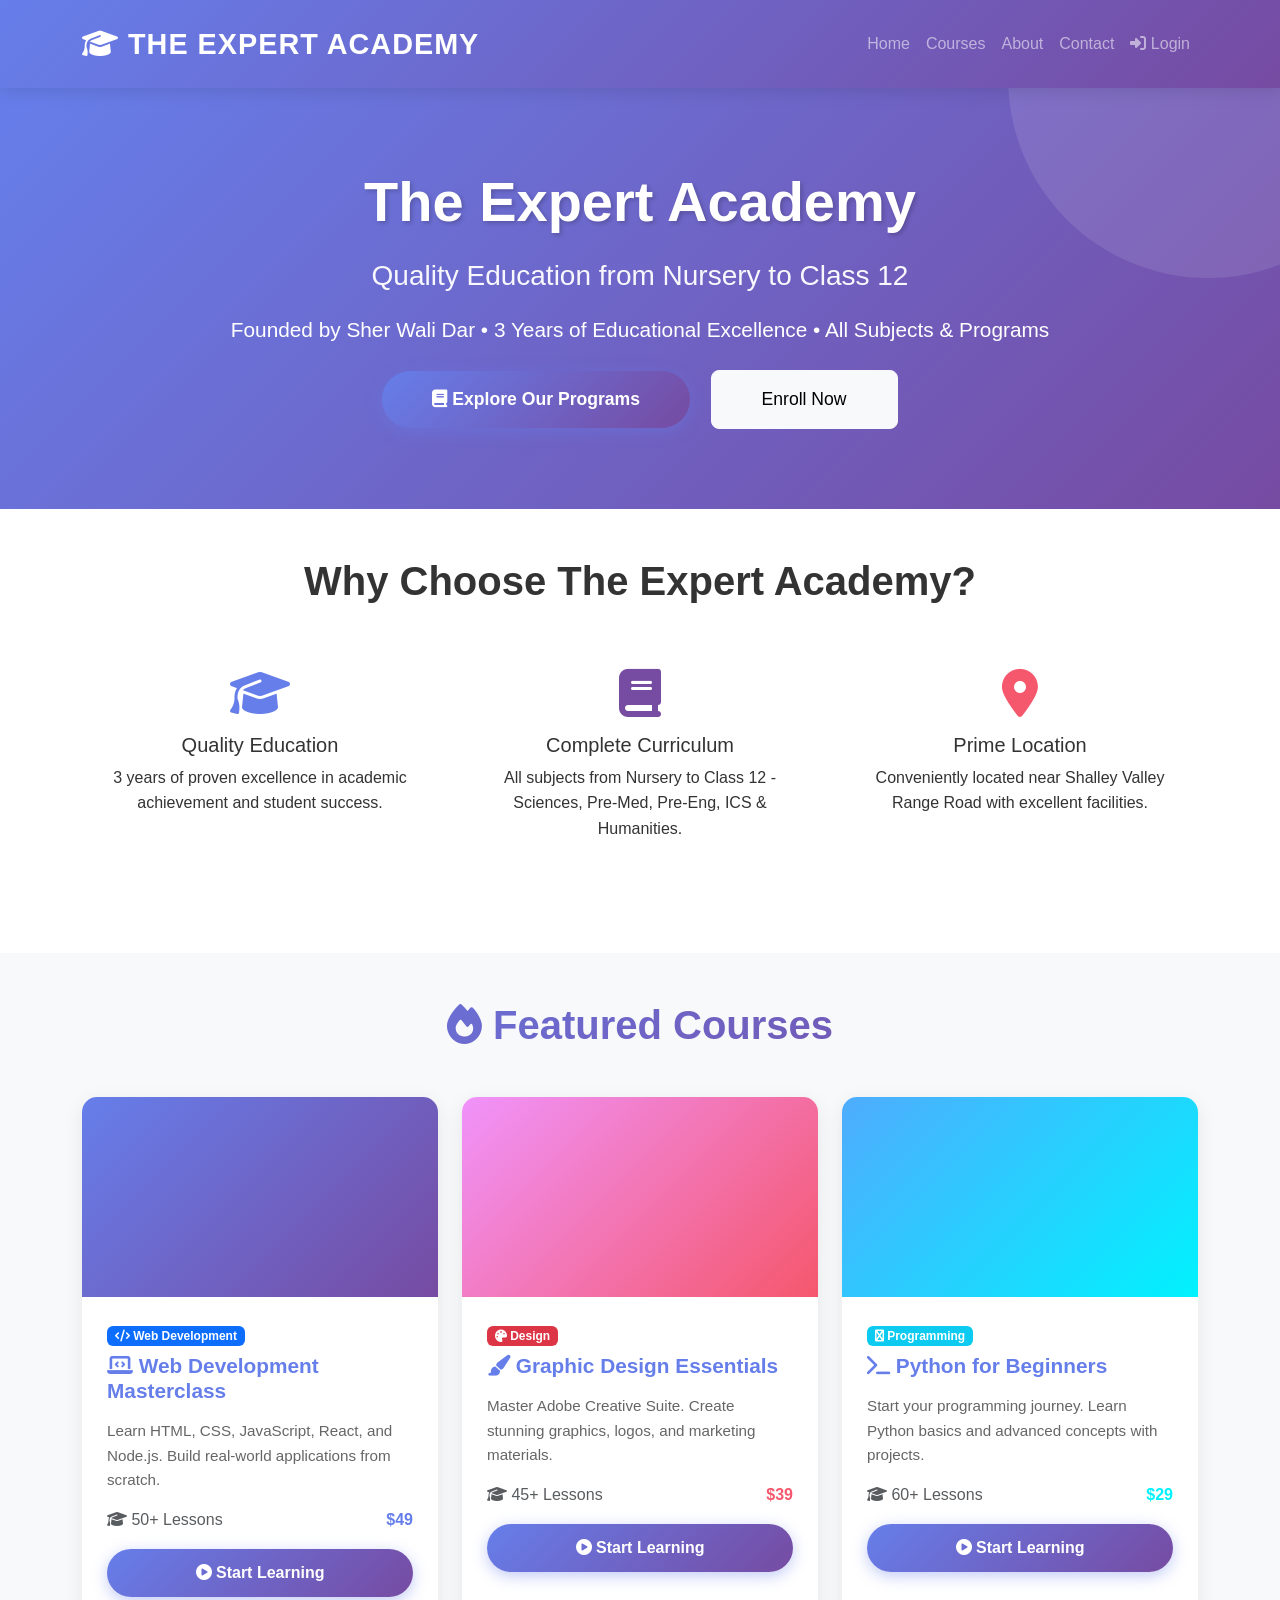
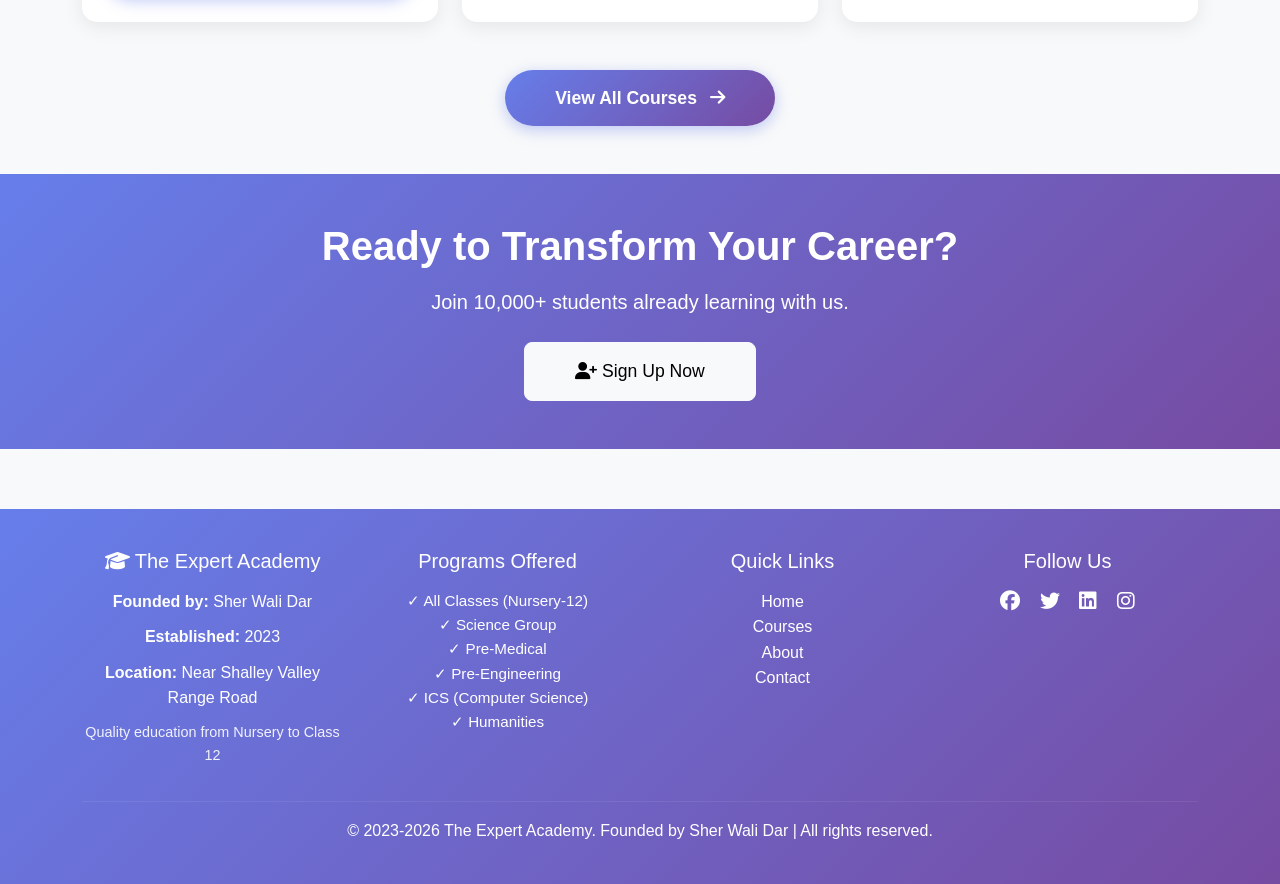
<file: frontend/index.html>
<!DOCTYPE html>
<html lang="en">
<head>
  <meta charset="UTF-8">
  <meta name="viewport" content="width=device-width, initial-scale=1.0">
  <title>THE EXPERT ACADEMY - Learn from Experts</title>
  
  <!-- Bootstrap -->
  <link href="https://cdn.jsdelivr.net/npm/bootstrap@5.3.3/dist/css/bootstrap.min.css" rel="stylesheet">
  <!-- Font Awesome -->
  <link rel="stylesheet" href="https://cdnjs.cloudflare.com/ajax/libs/font-awesome/6.4.0/css/all.min.css">
  <!-- CSS -->
  <link rel="stylesheet" href="assets/css/styles.css">
</head>

<body>

  <!-- Navbar -->
  <nav class="navbar navbar-expand-lg navbar-dark sticky-top">
    <div class="container">
      <a class="navbar-brand fw-bold" href="index.html">
        <i class="fas fa-graduation-cap"></i> THE EXPERT ACADEMY
      </a>

      <button class="navbar-toggler" type="button" data-bs-toggle="collapse" data-bs-target="#menu">
        <span class="navbar-toggler-icon"></span>
      </button>

      <div class="collapse navbar-collapse" id="menu">
        <ul class="navbar-nav ms-auto">
          <li class="nav-item">
            <a class="nav-link" href="index.html">Home</a>
          </li>
          <li class="nav-item">
            <a class="nav-link" href="courses.html">Courses</a>
          </li>
          <li class="nav-item">
            <a class="nav-link" href="about.html">About</a>
          </li>
          <li class="nav-item">
            <a class="nav-link" href="contact.html">Contact</a>
          </li>
          <li class="nav-item">
            <a class="nav-link" href="login.html">
              <i class="fas fa-sign-in-alt"></i> Login
            </a>
          </li>
        </ul>
      </div>
    </div>
  </nav>

  <!-- Hero Section -->
  <section class="hero">
    <div class="container text-center">
      <h1 class="mb-4">
        The Expert Academy
      </h1>
      <h3 style="color: rgba(255, 255, 255, 0.95); font-weight: 300; margin-bottom: 20px;">
        Quality Education from Nursery to Class 12
      </h3>
      <p class="lead mb-4">
        Founded by Sher Wali Dar • 3 Years of Educational Excellence • All Subjects & Programs
      </p>
      <a href="courses.html" class="btn btn-primary btn-lg">
        <i class="fas fa-book"></i> Explore Our Programs
      </a>
      <a href="register.html" class="btn btn-light btn-lg ms-3">
        Enroll Now
      </a>
    </div>
  </section>

  <!-- Features Section -->
  <section class="py-5 bg-white">
    <div class="container">
      <h2 style="text-align: center; margin-bottom: 40px; color: #333; -webkit-text-fill-color: unset; background: unset;">
        Why Choose The Expert Academy?
      </h2>
      <div class="row text-center">
        <div class="col-md-4 mb-4">
          <div class="feature-box p-4">
            <i class="fas fa-graduation-cap fa-3x mb-3" style="color: #667eea;"></i>
            <h5>Quality Education</h5>
            <p>3 years of proven excellence in academic achievement and student success.</p>
          </div>
        </div>
        <div class="col-md-4 mb-4">
          <div class="feature-box p-4">
            <i class="fas fa-book fa-3x mb-3" style="color: #764ba2;"></i>
            <h5>Complete Curriculum</h5>
            <p>All subjects from Nursery to Class 12 - Sciences, Pre-Med, Pre-Eng, ICS & Humanities.</p>
          </div>
        </div>
        <div class="col-md-4 mb-4">
          <div class="feature-box p-4">
            <i class="fas fa-map-marker-alt fa-3x mb-3" style="color: #f5576c;"></i>
            <h5>Prime Location</h5>
            <p>Conveniently located near Shalley Valley Range Road with excellent facilities.</p>
          </div>
        </div>
      </div>
    </div>
  </section>

  <!-- Featured Courses -->
  <section class="py-5">
    <div class="container">
      <h2 class="mb-5">
        <i class="fas fa-fire"></i> Featured Courses
      </h2>

      <div class="row g-4">
        <div class="col-md-4">
          <div class="card">
            <div style="height: 200px; background: linear-gradient(135deg, #667eea 0%, #764ba2 100%);"></div>
            <div class="card-body">
              <span class="badge bg-primary mb-2">
                <i class="fas fa-code"></i> Web Development
              </span>
              <h5>
                <i class="fas fa-laptop-code"></i> Web Development Masterclass
              </h5>
              <p>Learn HTML, CSS, JavaScript, React, and Node.js. Build real-world applications from scratch.</p>
              <div class="d-flex justify-content-between align-items-center">
                <span class="text-muted"><i class="fas fa-graduation-cap"></i> 50+ Lessons</span>
                <span style="color: #667eea; font-weight: bold;">$49</span>
              </div>
              <button class="btn btn-primary w-100 mt-3">
                <i class="fas fa-play-circle"></i> Start Learning
              </button>
            </div>
          </div>
        </div>

        <div class="col-md-4">
          <div class="card">
            <div style="height: 200px; background: linear-gradient(135deg, #f093fb 0%, #f5576c 100%);"></div>
            <div class="card-body">
              <span class="badge bg-danger mb-2">
                <i class="fas fa-palette"></i> Design
              </span>
              <h5>
                <i class="fas fa-paintbrush"></i> Graphic Design Essentials
              </h5>
              <p>Master Adobe Creative Suite. Create stunning graphics, logos, and marketing materials.</p>
              <div class="d-flex justify-content-between align-items-center">
                <span class="text-muted"><i class="fas fa-graduation-cap"></i> 45+ Lessons</span>
                <span style="color: #f5576c; font-weight: bold;">$39</span>
              </div>
              <button class="btn btn-primary w-100 mt-3">
                <i class="fas fa-play-circle"></i> Start Learning
              </button>
            </div>
          </div>
        </div>

        <div class="col-md-4">
          <div class="card">
            <div style="height: 200px; background: linear-gradient(135deg, #4facfe 0%, #00f2fe 100%);"></div>
            <div class="card-body">
              <span class="badge bg-info mb-2">
                <i class="fas fa-python"></i> Programming
              </span>
              <h5>
                <i class="fas fa-terminal"></i> Python for Beginners
              </h5>
              <p>Start your programming journey. Learn Python basics and advanced concepts with projects.</p>
              <div class="d-flex justify-content-between align-items-center">
                <span class="text-muted"><i class="fas fa-graduation-cap"></i> 60+ Lessons</span>
                <span style="color: #00f2fe; font-weight: bold;">$29</span>
              </div>
              <button class="btn btn-primary w-100 mt-3">
                <i class="fas fa-play-circle"></i> Start Learning
              </button>
            </div>
          </div>
        </div>
      </div>

      <div class="text-center mt-5">
        <a href="courses.html" class="btn btn-primary btn-lg">
          View All Courses <i class="fas fa-arrow-right ms-2"></i>
        </a>
      </div>
    </div>
  </section>

  <!-- Call to Action -->
  <section class="py-5" style="background: linear-gradient(135deg, #667eea 0%, #764ba2 100%); color: white;">
    <div class="container text-center">
      <h2 class="mb-3" style="color: white; -webkit-text-fill-color: unset;">
        Ready to Transform Your Career?
      </h2>
      <p class="lead mb-4">
        Join 10,000+ students already learning with us.
      </p>
      <a href="register.html" class="btn btn-light btn-lg">
        <i class="fas fa-user-plus"></i> Sign Up Now
      </a>
    </div>
  </section>

  <!-- Footer -->
  <footer>
    <div class="container">
      <div class="row mb-4">
        <div class="col-md-3">
          <h5 class="mb-3">
            <i class="fas fa-graduation-cap"></i> The Expert Academy
          </h5>
          <p><strong>Founded by:</strong> Sher Wali Dar</p>
          <p><strong>Established:</strong> 2023</p>
          <p><strong>Location:</strong> Near Shalley Valley Range Road</p>
          <p style="font-size: 0.9rem; margin-top: 10px; opacity: 0.9;">Quality education from Nursery to Class 12</p>
        </div>
        <div class="col-md-3">
          <h5 class="mb-3">Programs Offered</h5>
          <ul style="list-style: none; padding: 0; font-size: 0.95rem;">
            <li>✓ All Classes (Nursery-12)</li>
            <li>✓ Science Group</li>
            <li>✓ Pre-Medical</li>
            <li>✓ Pre-Engineering</li>
            <li>✓ ICS (Computer Science)</li>
            <li>✓ Humanities</li>
          </ul>
        </div>
        <div class="col-md-3">
          <h5 class="mb-3">Quick Links</h5>
          <ul style="list-style: none; padding: 0;">
            <li><a href="index.html" style="color: white; text-decoration: none;">Home</a></li>
            <li><a href="courses.html" style="color: white; text-decoration: none;">Courses</a></li>
            <li><a href="about.html" style="color: white; text-decoration: none;">About</a></li>
            <li><a href="contact.html" style="color: white; text-decoration: none;">Contact</a></li>
          </ul>
        </div>
        <div class="col-md-3">
          <h5 class="mb-3">Follow Us</h5>
          <a href="#" style="color: white; margin-right: 15px;"><i class="fab fa-facebook fa-lg"></i></a>
          <a href="#" style="color: white; margin-right: 15px;"><i class="fab fa-twitter fa-lg"></i></a>
          <a href="#" style="color: white; margin-right: 15px;"><i class="fab fa-linkedin fa-lg"></i></a>
          <a href="#" style="color: white;"><i class="fab fa-instagram fa-lg"></i></a>
        </div>
      </div>
      <hr style="border-color: rgba(255, 255, 255, 0.3);">
      <p class="text-center mb-0">
        © 2023-2026 The Expert Academy. Founded by Sher Wali Dar | All rights reserved.
      </p>
    </div>
  </footer>

  <!-- Bootstrap JS -->
  <script src="https://cdn.jsdelivr.net/npm/bootstrap@5.3.3/dist/js/bootstrap.bundle.min.js"></script>
  <script src="assets/js/app.js"></script>

</body>
</html>
</file>
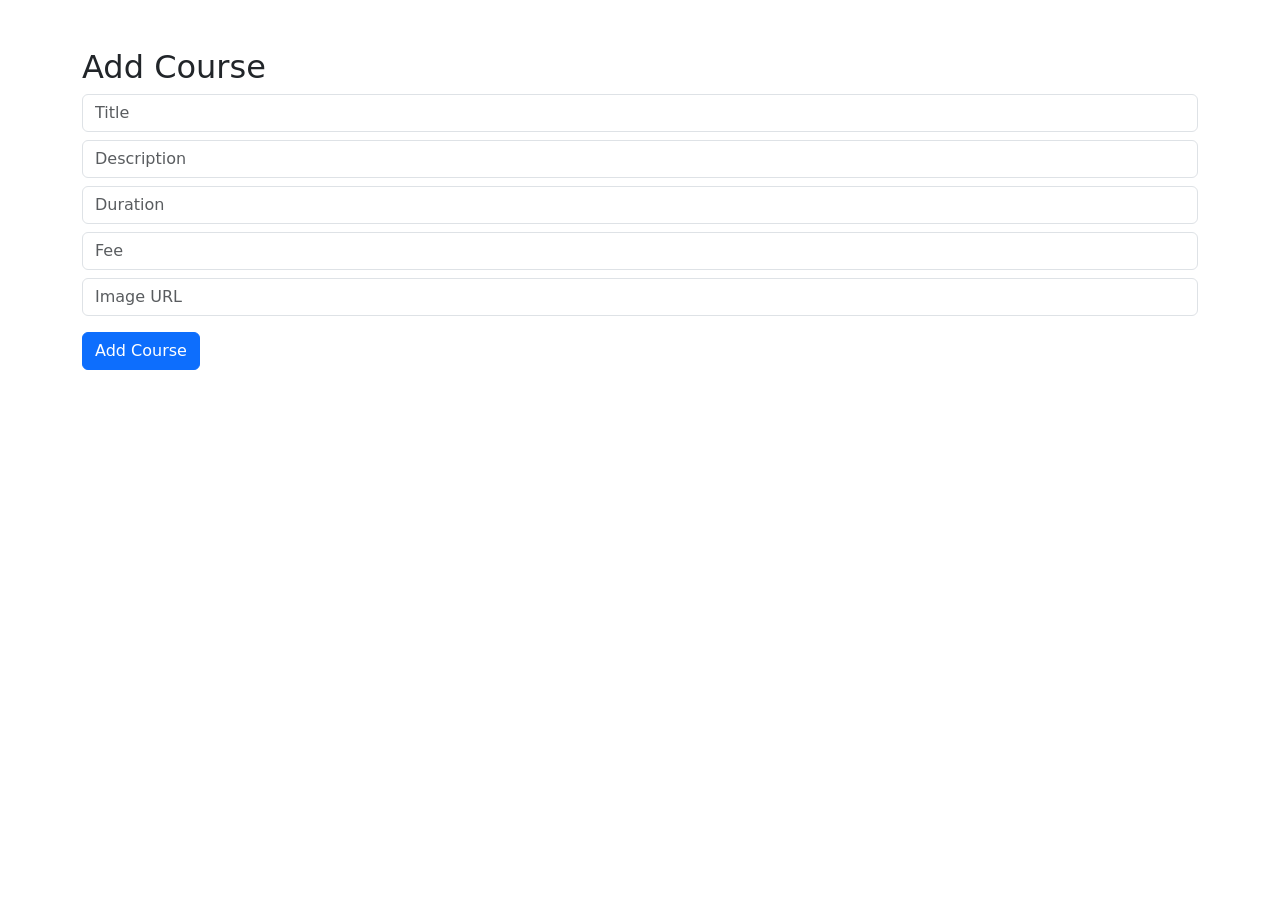
<file: admin/add_course.html>
<!DOCTYPE html>
<html>
<head>
  <title>Add Course</title>
  <link href="https://cdn.jsdelivr.net/npm/bootstrap@5.3.3/dist/css/bootstrap.min.css" rel="stylesheet">
</head>

<body>

<div class="container mt-5">

  <h2>Add Course</h2>

  <input id="title" class="form-control mt-2" placeholder="Title">
  <input id="description" class="form-control mt-2" placeholder="Description">
  <input id="duration" class="form-control mt-2" placeholder="Duration">
  <input id="fee" class="form-control mt-2" placeholder="Fee">
  <input id="image" class="form-control mt-2" placeholder="Image URL">

  <button class="btn btn-primary mt-3" onclick="addCourse()">Add Course</button>

  <p id="msg"></p>

</div>

<script>
function addCourse() {

  fetch("../backend/api/add_course.php", {
    method: "POST",
    headers: {"Content-Type": "application/json"},
    body: JSON.stringify({
      title: document.getElementById("title").value,
      description: document.getElementById("description").value,
      duration: document.getElementById("duration").value,
      fee: document.getElementById("fee").value,
      image: document.getElementById("image").value
    })
  })

  .then(res => res.json())
  .then(data => {
    document.getElementById("msg").innerText = data.message;
  });

}
</script>

</body>
</html>
</file>
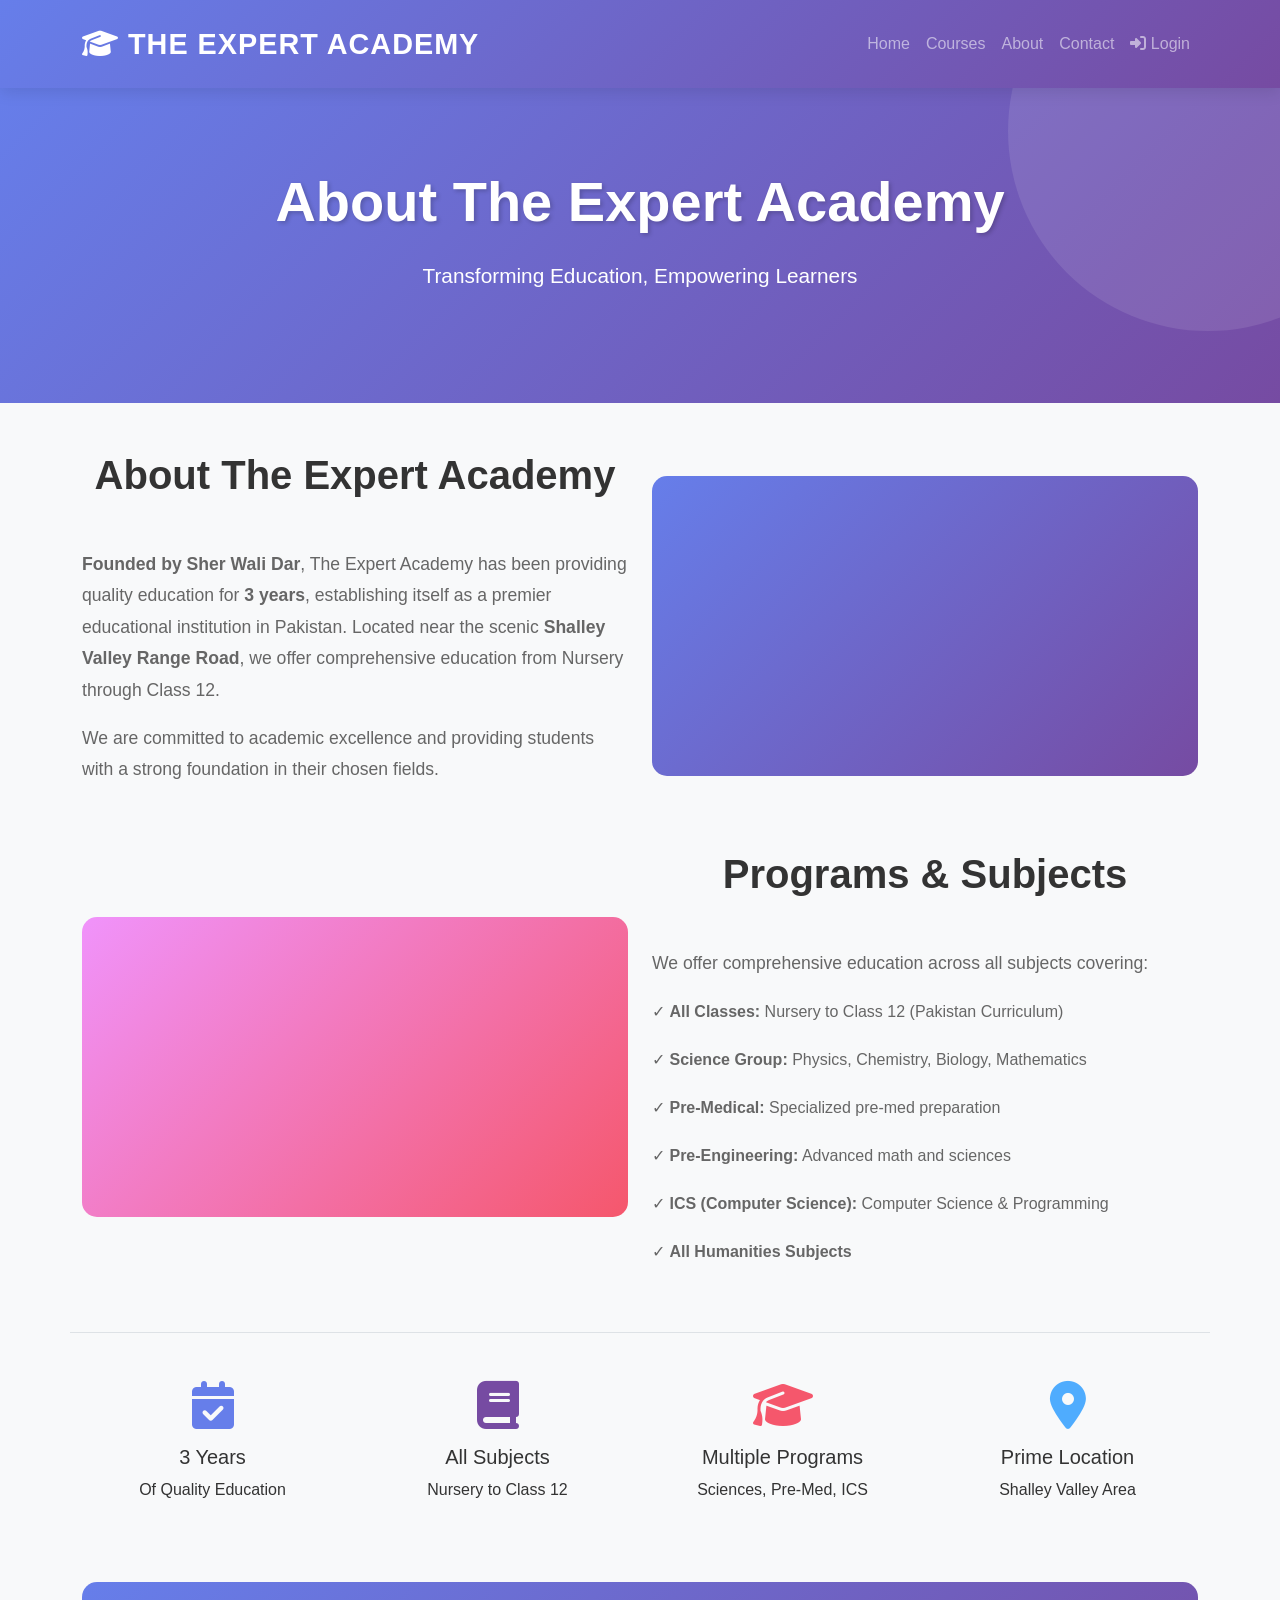
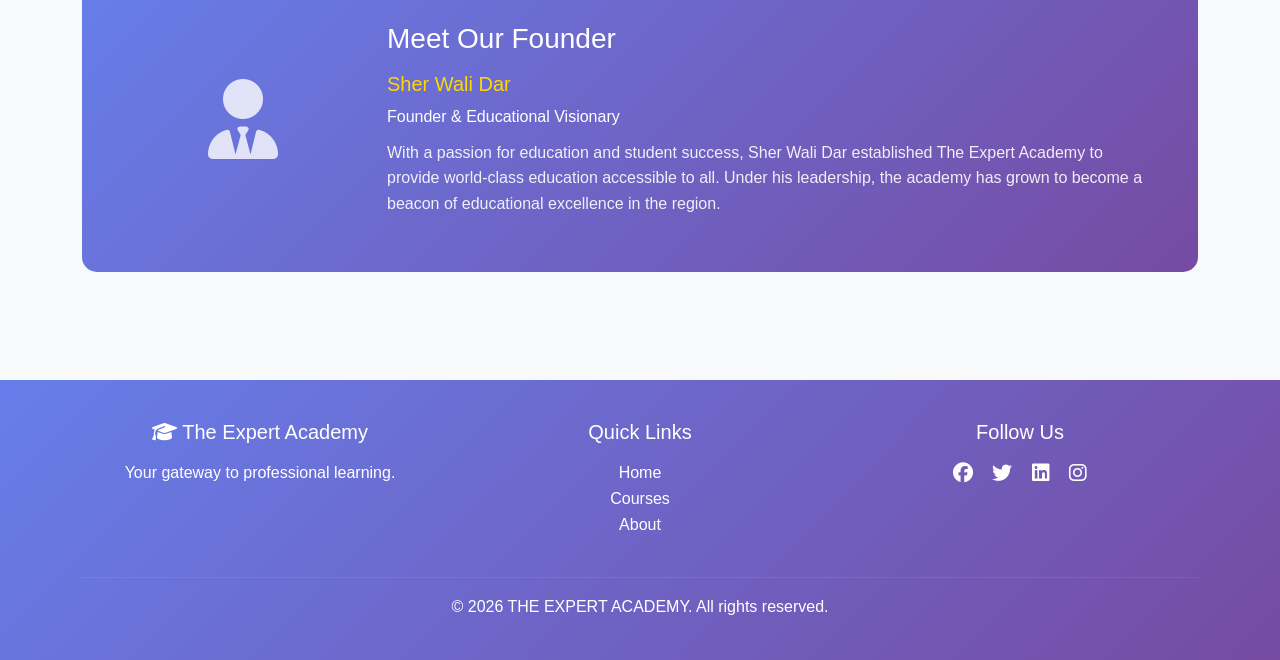
<file: frontend/about.html>
<!DOCTYPE html>
<html lang="en">
<head>
  <meta charset="UTF-8">
  <meta name="viewport" content="width=device-width, initial-scale=1.0">
  <title>About - THE EXPERT ACADEMY</title>
  <link href="https://cdn.jsdelivr.net/npm/bootstrap@5.3.3/dist/css/bootstrap.min.css" rel="stylesheet">
  <link rel="stylesheet" href="https://cdnjs.cloudflare.com/ajax/libs/font-awesome/6.4.0/css/all.min.css">
  <link rel="stylesheet" href="assets/css/styles.css">
</head>

<body>

  <!-- Navbar -->
  <nav class="navbar navbar-expand-lg navbar-dark sticky-top">
    <div class="container">
      <a class="navbar-brand fw-bold" href="index.html">
        <i class="fas fa-graduation-cap"></i> THE EXPERT ACADEMY
      </a>
      <button class="navbar-toggler" type="button" data-bs-toggle="collapse" data-bs-target="#menu">
        <span class="navbar-toggler-icon"></span>
      </button>
      <div class="collapse navbar-collapse" id="menu">
        <ul class="navbar-nav ms-auto">
          <li class="nav-item"><a class="nav-link" href="index.html">Home</a></li>
          <li class="nav-item"><a class="nav-link" href="courses.html">Courses</a></li>
          <li class="nav-item"><a class="nav-link" href="about.html">About</a></li>
          <li class="nav-item"><a class="nav-link" href="contact.html">Contact</a></li>
          <li class="nav-item"><a class="nav-link" href="login.html"><i class="fas fa-sign-in-alt"></i> Login</a></li>
        </ul>
      </div>
    </div>
  </nav>

  <!-- Hero Section -->
  <section class="hero">
    <div class="container text-center">
      <h1 class="mb-4">About The Expert Academy</h1>
      <p class="lead">Transforming Education, Empowering Learners</p>
    </div>
  </section>

  <!-- About Content -->
  <div class="container py-5">
    <div class="row align-items-center mb-5">
      <div class="col-md-6">
        <h2 style="color: #333; -webkit-text-fill-color: unset; background: unset;">About The Expert Academy</h2>
        <p style="font-size: 1.1rem; color: #666; line-height: 1.8;">
          <strong>Founded by Sher Wali Dar</strong>, The Expert Academy has been providing quality education for <strong>3 years</strong>, establishing itself as a premier educational institution in Pakistan. Located near the scenic <strong>Shalley Valley Range Road</strong>, we offer comprehensive education from Nursery through Class 12.
        </p>
        <p style="font-size: 1.1rem; color: #666; line-height: 1.8;">
          We are committed to academic excellence and providing students with a strong foundation in their chosen fields.
        </p>
      </div>
      <div class="col-md-6">
        <div style="height: 300px; background: linear-gradient(135deg, #667eea 0%, #764ba2 100%); border-radius: 15px;"></div>
      </div>
    </div>

    <!-- Programs Offered -->
    <div class="row align-items-center mb-5">
      <div class="col-md-6">
        <div style="height: 300px; background: linear-gradient(135deg, #f093fb 0%, #f5576c 100%); border-radius: 15px;"></div>
      </div>
      <div class="col-md-6">
        <h2 style="color: #333; -webkit-text-fill-color: unset; background: unset;">Programs & Subjects</h2>
        <p style="font-size: 1.1rem; color: #666; line-height: 1.8;">
          We offer comprehensive education across all subjects covering:
        </p>
        <div style="font-size: 1rem; color: #666; line-height: 2;">
          <p>✓ <strong>All Classes:</strong> Nursery to Class 12 (Pakistan Curriculum)</p>
          <p>✓ <strong>Science Group:</strong> Physics, Chemistry, Biology, Mathematics</p>
          <p>✓ <strong>Pre-Medical:</strong> Specialized pre-med preparation</p>
          <p>✓ <strong>Pre-Engineering:</strong> Advanced math and sciences</p>
          <p>✓ <strong>ICS (Computer Science):</strong> Computer Science & Programming</p>
          <p>✓ <strong>All Humanities Subjects</strong></p>
        </div>
      </div>
    </div>

    <!-- Stats -->
    <div class="row mt-5 pt-5 border-top">
      <div class="col-md-3 text-center mb-4">
        <i class="fas fa-calendar-check fa-3x mb-3" style="color: #667eea;"></i>
        <h5>3 Years</h5>
        <p>Of Quality Education</p>
      </div>
      <div class="col-md-3 text-center mb-4">
        <i class="fas fa-book fa-3x mb-3" style="color: #764ba2;"></i>
        <h5>All Subjects</h5>
        <p>Nursery to Class 12</p>
      </div>
      <div class="col-md-3 text-center mb-4">
        <i class="fas fa-graduation-cap fa-3x mb-3" style="color: #f5576c;"></i>
        <h5>Multiple Programs</h5>
        <p>Sciences, Pre-Med, ICS</p>
      </div>
      <div class="col-md-3 text-center mb-4">
        <i class="fas fa-map-marker-alt fa-3x mb-3" style="color: #4facfe;"></i>
        <h5>Prime Location</h5>
        <p>Shalley Valley Area</p>
      </div>
    </div>

    <!-- Founder Section -->
    <div style="background: linear-gradient(135deg, #667eea 0%, #764ba2 100%); color: white; padding: 40px; border-radius: 15px; margin-top: 40px;">
      <div class="row align-items-center">
        <div class="col-md-3 text-center">
          <i class="fas fa-user-tie fa-5x mb-3" style="opacity: 0.8;"></i>
        </div>
        <div class="col-md-9">
          <h3 class="mb-3" style="color: white;">Meet Our Founder</h3>
          <h5 style="color: #ffd700;">Sher Wali Dar</h5>
          <p style="margin-bottom: 10px;">Founder & Educational Visionary</p>
          <p style="opacity: 0.9;">With a passion for education and student success, Sher Wali Dar established The Expert Academy to provide world-class education accessible to all. Under his leadership, the academy has grown to become a beacon of educational excellence in the region.</p>
        </div>
      </div>
    </div>
  </div>

  <!-- Footer -->
  <footer>
    <div class="container">
      <div class="row mb-4">
        <div class="col-md-4">
          <h5 class="mb-3"><i class="fas fa-graduation-cap"></i> The Expert Academy</h5>
          <p>Your gateway to professional learning.</p>
        </div>
        <div class="col-md-4">
          <h5 class="mb-3">Quick Links</h5>
          <ul style="list-style: none; padding: 0;">
            <li><a href="index.html" style="color: white; text-decoration: none;">Home</a></li>
            <li><a href="courses.html" style="color: white; text-decoration: none;">Courses</a></li>
            <li><a href="about.html" style="color: white; text-decoration: none;">About</a></li>
          </ul>
        </div>
        <div class="col-md-4">
          <h5 class="mb-3">Follow Us</h5>
          <a href="#" style="color: white; margin-right: 15px;"><i class="fab fa-facebook fa-lg"></i></a>
          <a href="#" style="color: white; margin-right: 15px;"><i class="fab fa-twitter fa-lg"></i></a>
          <a href="#" style="color: white; margin-right: 15px;"><i class="fab fa-linkedin fa-lg"></i></a>
          <a href="#" style="color: white;"><i class="fab fa-instagram fa-lg"></i></a>
        </div>
      </div>
      <hr style="border-color: rgba(255, 255, 255, 0.3);">
      <p class="text-center mb-0">© 2026 THE EXPERT ACADEMY. All rights reserved.</p>
    </div>
  </footer>

  <script src="https://cdn.jsdelivr.net/npm/bootstrap@5.3.3/dist/js/bootstrap.bundle.min.js"></script>
  <script src="assets/js/app.js"></script>

</body>
</html>
</file>
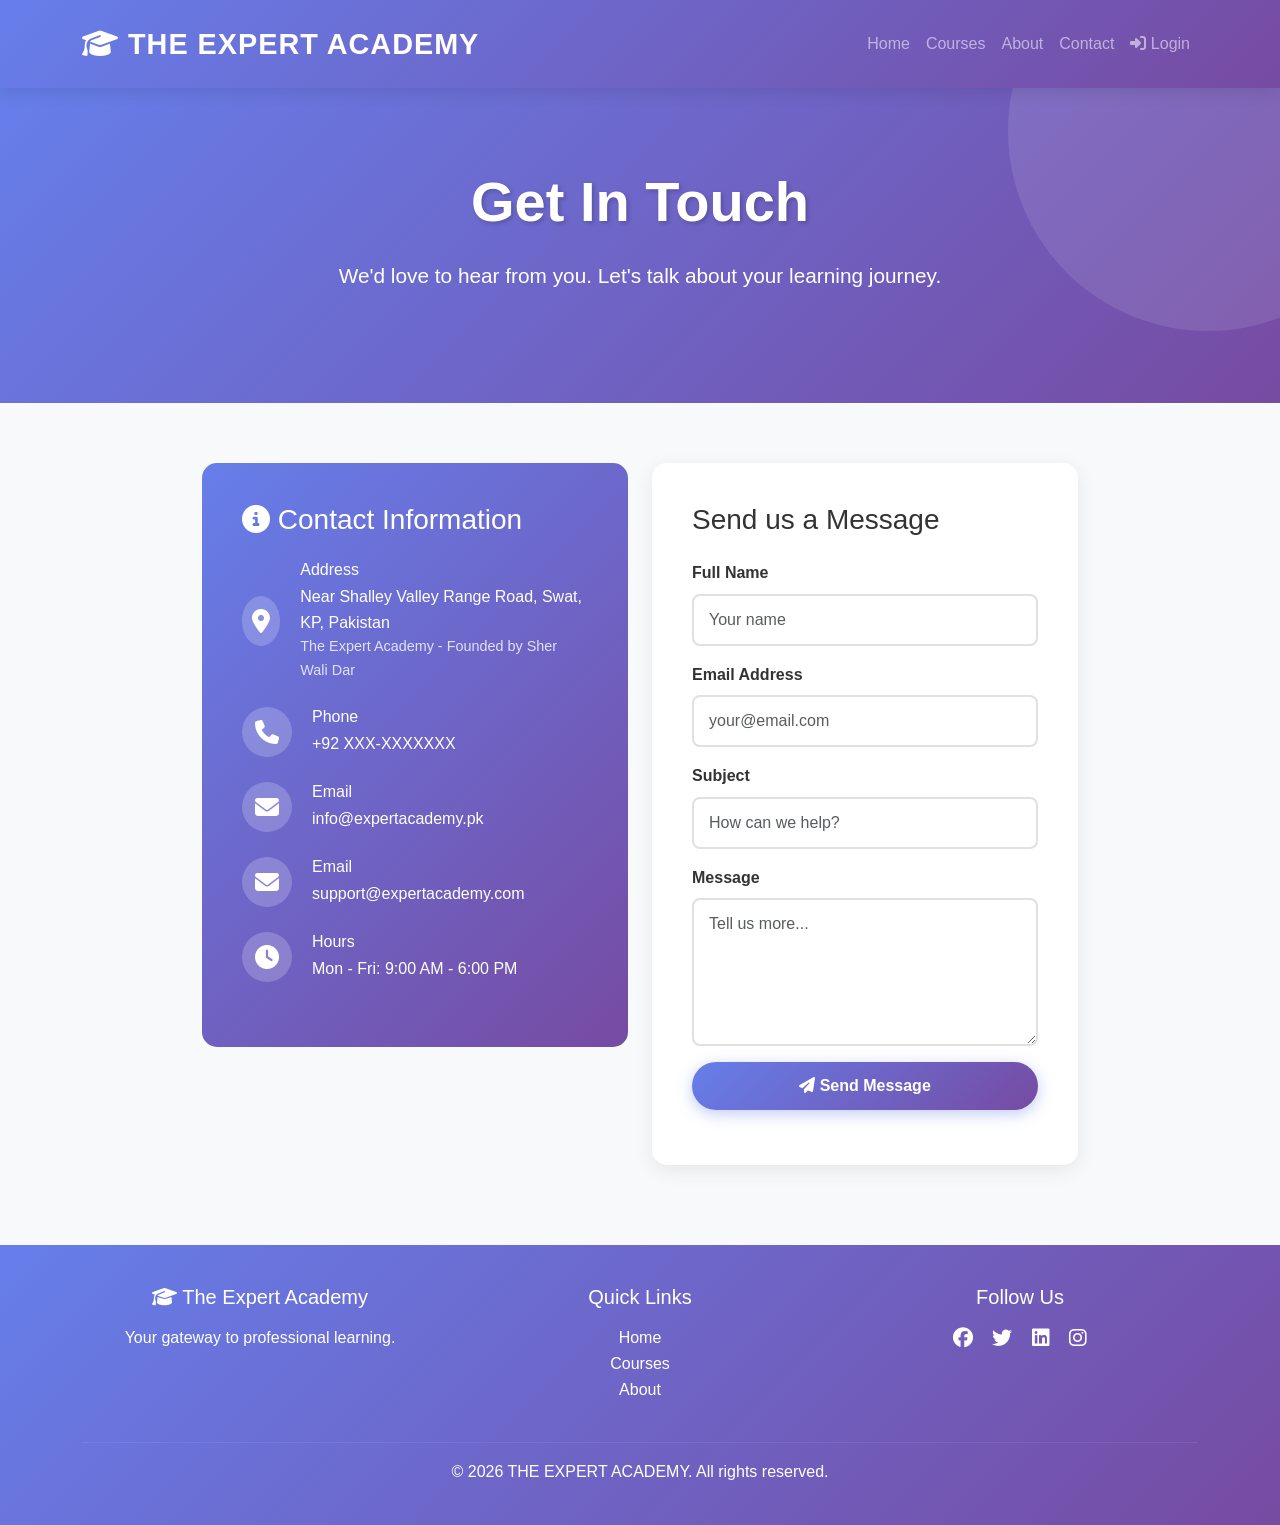
<file: frontend/contact.html>
<!DOCTYPE html>
<html lang="en">
<head>
  <meta charset="UTF-8">
  <meta name="viewport" content="width=device-width, initial-scale=1.0">
  <title>Contact - THE EXPERT ACADEMY</title>
  <link href="https://cdn.jsdelivr.net/npm/bootstrap@5.3.3/dist/css/bootstrap.min.css" rel="stylesheet">
  <link rel="stylesheet" href="https://cdnjs.cloudflare.com/ajax/libs/font-awesome/6.4.0/css/all.min.css">
  <link rel="stylesheet" href="assets/css/styles.css">
  <style>
    .contact-container {
      max-width: 900px;
      margin: 60px auto;
    }
    .contact-form {
      background: white;
      padding: 40px;
      border-radius: 15px;
      box-shadow: 0 5px 20px rgba(0, 0, 0, 0.08);
    }
    .contact-info {
      background: linear-gradient(135deg, #667eea 0%, #764ba2 100%);
      color: white;
      padding: 40px;
      border-radius: 15px;
      margin-bottom: 30px;
    }
    .contact-info-item {
      margin-bottom: 25px;
      display: flex;
      align-items: center;
    }
    .contact-info-item i {
      font-size: 1.5rem;
      margin-right: 20px;
      width: 50px;
      height: 50px;
      display: flex;
      align-items: center;
      justify-content: center;
      background: rgba(255, 255, 255, 0.2);
      border-radius: 50%;
    }
  </style>
</head>

<body>

  <!-- Navbar -->
  <nav class="navbar navbar-expand-lg navbar-dark sticky-top">
    <div class="container">
      <a class="navbar-brand fw-bold" href="index.html">
        <i class="fas fa-graduation-cap"></i> THE EXPERT ACADEMY
      </a>
      <button class="navbar-toggler" type="button" data-bs-toggle="collapse" data-bs-target="#menu">
        <span class="navbar-toggler-icon"></span>
      </button>
      <div class="collapse navbar-collapse" id="menu">
        <ul class="navbar-nav ms-auto">
          <li class="nav-item"><a class="nav-link" href="index.html">Home</a></li>
          <li class="nav-item"><a class="nav-link" href="courses.html">Courses</a></li>
          <li class="nav-item"><a class="nav-link" href="about.html">About</a></li>
          <li class="nav-item"><a class="nav-link" href="contact.html">Contact</a></li>
          <li class="nav-item"><a class="nav-link" href="login.html"><i class="fas fa-sign-in-alt"></i> Login</a></li>
        </ul>
      </div>
    </div>
  </nav>

  <!-- Hero Section -->
  <section class="hero">
    <div class="container text-center">
      <h1 class="mb-4">Get In Touch</h1>
      <p class="lead">We'd love to hear from you. Let's talk about your learning journey.</p>
    </div>
  </section>

  <!-- Contact Content -->
  <div class="container contact-container">
    <div class="row">
      <div class="col-md-6">
        <div class="contact-info">
          <h3 class="mb-4"><i class="fas fa-info-circle"></i> Contact Information</h3>
          
          <div class="contact-info-item">
            <i class="fas fa-map-marker-alt"></i>
            <div>
              <h6 style="color: white; margin-bottom: 5px;">Address</h6>
              <p style="margin: 0;">Near Shalley Valley Range Road, Swat, KP, Pakistan</p>
              <p style="margin: 0; font-size: 0.9rem; opacity: 0.8;">The Expert Academy - Founded by Sher Wali Dar</p>
            </div>
          </div>

          <div class="contact-info-item">
            <i class="fas fa-phone"></i>
            <div>
              <h6 style="color: white; margin-bottom: 5px;">Phone</h6>
              <p style="margin: 0;">+92 XXX-XXXXXXX</p>
            </div>
          </div>

          <div class="contact-info-item">
            <i class="fas fa-envelope"></i>
            <div>
              <h6 style="color: white; margin-bottom: 5px;">Email</h6>
              <p style="margin: 0;">info@expertacademy.pk</p>
            </div>
          </div>

          <div class="contact-info-item">
            <i class="fas fa-envelope"></i>
            <div>
              <h6 style="color: white; margin-bottom: 5px;">Email</h6>
              <p style="margin: 0;">support@expertacademy.com</p>
            </div>
          </div>

          <div class="contact-info-item">
            <i class="fas fa-clock"></i>
            <div>
              <h6 style="color: white; margin-bottom: 5px;">Hours</h6>
              <p style="margin: 0;">Mon - Fri: 9:00 AM - 6:00 PM</p>
            </div>
          </div>
        </div>
      </div>

      <div class="col-md-6">
        <div class="contact-form">
          <h3 class="mb-4" style="color: #333;">Send us a Message</h3>

          <form id="contactForm">
            <div class="form-group mb-3">
              <label for="name" class="form-label">Full Name</label>
              <input type="text" class="form-control" id="name" placeholder="Your name" required>
            </div>

            <div class="form-group mb-3">
              <label for="email" class="form-label">Email Address</label>
              <input type="email" class="form-control" id="email" placeholder="your@email.com" required>
            </div>

            <div class="form-group mb-3">
              <label for="subject" class="form-label">Subject</label>
              <input type="text" class="form-control" id="subject" placeholder="How can we help?" required>
            </div>

            <div class="form-group mb-3">
              <label for="message" class="form-label">Message</label>
              <textarea class="form-control" id="message" rows="5" placeholder="Tell us more..." required></textarea>
            </div>

            <button type="submit" class="btn btn-primary w-100">
              <i class="fas fa-paper-plane"></i> Send Message
            </button>
          </form>

          <div id="contactMsg" style="margin-top: 15px;"></div>
        </div>
      </div>
    </div>
  </div>

  <!-- Footer -->
  <footer style="margin-top: 80px;">
    <div class="container">
      <div class="row mb-4">
        <div class="col-md-4">
          <h5 class="mb-3"><i class="fas fa-graduation-cap"></i> The Expert Academy</h5>
          <p>Your gateway to professional learning.</p>
        </div>
        <div class="col-md-4">
          <h5 class="mb-3">Quick Links</h5>
          <ul style="list-style: none; padding: 0;">
            <li><a href="index.html" style="color: white; text-decoration: none;">Home</a></li>
            <li><a href="courses.html" style="color: white; text-decoration: none;">Courses</a></li>
            <li><a href="about.html" style="color: white; text-decoration: none;">About</a></li>
          </ul>
        </div>
        <div class="col-md-4">
          <h5 class="mb-3">Follow Us</h5>
          <a href="#" style="color: white; margin-right: 15px;"><i class="fab fa-facebook fa-lg"></i></a>
          <a href="#" style="color: white; margin-right: 15px;"><i class="fab fa-twitter fa-lg"></i></a>
          <a href="#" style="color: white; margin-right: 15px;"><i class="fab fa-linkedin fa-lg"></i></a>
          <a href="#" style="color: white;"><i class="fab fa-instagram fa-lg"></i></a>
        </div>
      </div>
      <hr style="border-color: rgba(255, 255, 255, 0.3);">
      <p class="text-center mb-0">© 2026 THE EXPERT ACADEMY. All rights reserved.</p>
    </div>
  </footer>

  <script src="https://cdn.jsdelivr.net/npm/bootstrap@5.3.3/dist/js/bootstrap.bundle.min.js"></script>
  <script src="assets/js/app.js"></script>
  <script>
    document.getElementById('contactForm').addEventListener('submit', function(e) {
      e.preventDefault();
      
      const formData = {
        name: document.getElementById('name').value,
        email: document.getElementById('email').value,
        subject: document.getElementById('subject').value,
        message: document.getElementById('message').value
      };

      // Simulate form submission
      document.getElementById('contactMsg').innerHTML = '<div class="alert alert-success"><i class="fas fa-check-circle"></i> Thank you! Your message has been sent successfully. We\'ll get back to you soon.</div>';
      document.getElementById('contactForm').reset();

      // Optional: Send to backend
      // fetch("../backend/api/contact.php", {
      //   method: "POST",
      //   headers: { "Content-Type": "application/json" },
      //   body: JSON.stringify(formData)
      // });
    });
  </script>

</body>
</html>
</file>
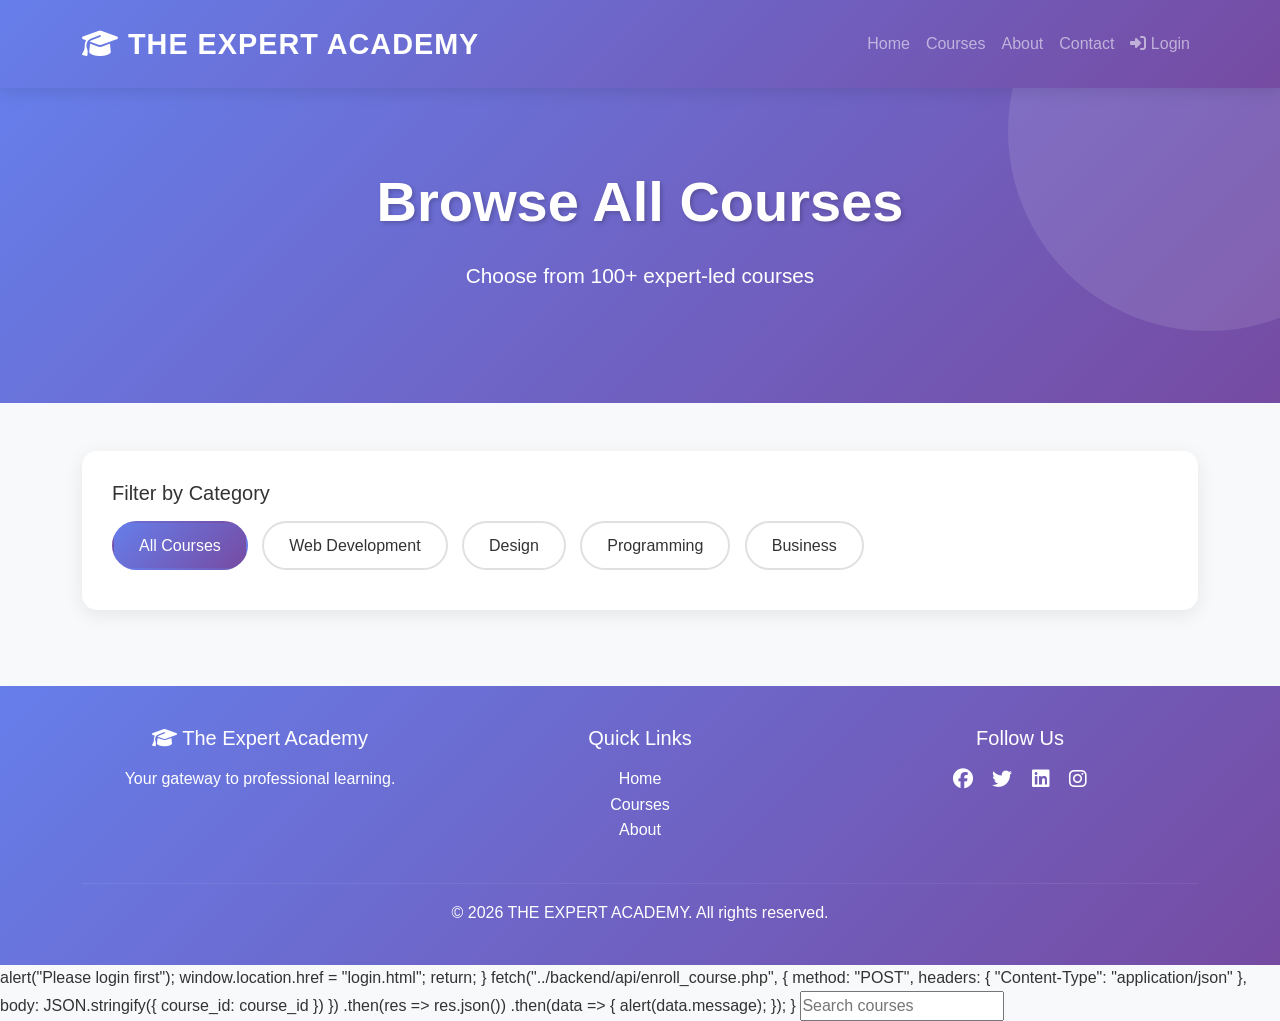
<file: frontend/courses.html>
<!DOCTYPE html>
<html lang="en">
<head>
  <meta charset="UTF-8">
  <meta name="viewport" content="width=device-width, initial-scale=1.0">
  <title>Courses - THE EXPERT ACADEMY</title>
  <link href="https://cdn.jsdelivr.net/npm/bootstrap@5.3.3/dist/css/bootstrap.min.css" rel="stylesheet">
  <link rel="stylesheet" href="https://cdnjs.cloudflare.com/ajax/libs/font-awesome/6.4.0/css/all.min.css">
  <link rel="stylesheet" href="assets/css/styles.css">
  <style>
    .filter-container {
      margin-bottom: 40px;
      padding: 30px;
      background: white;
      border-radius: 15px;
      box-shadow: 0 5px 20px rgba(0, 0, 0, 0.08);
    }
    .filter-btn {
      border-radius: 50px;
      padding: 10px 25px;
      margin-right: 10px;
      margin-bottom: 10px;
      transition: all 0.3s ease;
      border: 2px solid #e0e0e0;
      background: white;
      color: #333;
    }
    .filter-btn:hover, .filter-btn.active {
      background: linear-gradient(135deg, #667eea 0%, #764ba2 100%);
      color: white;
      border-color: transparent;
    }
    .course-badge {
      position: absolute;
      top: 15px;
      right: 15px;
      background: linear-gradient(135deg, #667eea 0%, #764ba2 100%);
      color: white;
      padding: 5px 15px;
      border-radius: 50px;
      font-size: 0.85rem;
      font-weight: 600;
    }
  </style>
</head>

<body>

  <!-- Navbar -->
  <nav class="navbar navbar-expand-lg navbar-dark sticky-top">
    <div class="container">
      <a class="navbar-brand fw-bold" href="index.html">
        <i class="fas fa-graduation-cap"></i> THE EXPERT ACADEMY
      </a>
      <button class="navbar-toggler" type="button" data-bs-toggle="collapse" data-bs-target="#menu">
        <span class="navbar-toggler-icon"></span>
      </button>
      <div class="collapse navbar-collapse" id="menu">
        <ul class="navbar-nav ms-auto">
          <li class="nav-item"><a class="nav-link" href="index.html">Home</a></li>
          <li class="nav-item"><a class="nav-link" href="courses.html">Courses</a></li>
          <li class="nav-item"><a class="nav-link" href="about.html">About</a></li>
          <li class="nav-item"><a class="nav-link" href="contact.html">Contact</a></li>
          <li class="nav-item"><a class="nav-link" href="login.html"><i class="fas fa-sign-in-alt"></i> Login</a></li>
        </ul>
      </div>
    </div>
  </nav>

  <!-- Hero Section -->
  <section class="hero">
    <div class="container text-center">
      <h1 class="mb-4">Browse All Courses</h1>
      <p class="lead">Choose from 100+ expert-led courses</p>
    </div>
  </section>

  <!-- Filter -->
  <div class="container mt-5">
    <div class="filter-container">
      <h5 class="mb-3">Filter by Category</h5>
      <button class="filter-btn active" onclick="filterCourses('all')">All Courses</button>
      <button class="filter-btn" onclick="filterCourses('web')">Web Development</button>
      <button class="filter-btn" onclick="filterCourses('design')">Design</button>
      <button class="filter-btn" onclick="filterCourses('programming')">Programming</button>
      <button class="filter-btn" onclick="filterCourses('business')">Business</button>
    </div>
  </div>

  <!-- Courses Grid -->
  <div class="container mb-5">
    <div class="row g-4" id="courseList"></div>
  </div>

  <!-- Footer -->
  <footer>
    <div class="container">
      <div class="row mb-4">
        <div class="col-md-4">
          <h5 class="mb-3"><i class="fas fa-graduation-cap"></i> The Expert Academy</h5>
          <p>Your gateway to professional learning.</p>
        </div>
        <div class="col-md-4">
          <h5 class="mb-3">Quick Links</h5>
          <ul style="list-style: none; padding: 0;">
            <li><a href="index.html" style="color: white; text-decoration: none;">Home</a></li>
            <li><a href="courses.html" style="color: white; text-decoration: none;">Courses</a></li>
            <li><a href="about.html" style="color: white; text-decoration: none;">About</a></li>
          </ul>
        </div>
        <div class="col-md-4">
          <h5 class="mb-3">Follow Us</h5>
          <a href="#" style="color: white; margin-right: 15px;"><i class="fab fa-facebook fa-lg"></i></a>
          <a href="#" style="color: white; margin-right: 15px;"><i class="fab fa-twitter fa-lg"></i></a>
          <a href="#" style="color: white; margin-right: 15px;"><i class="fab fa-linkedin fa-lg"></i></a>
          <a href="#" style="color: white;"><i class="fab fa-instagram fa-lg"></i></a>
        </div>
      </div>
      <hr style="border-color: rgba(255, 255, 255, 0.3);">
      <p class="text-center mb-0">© 2026 THE EXPERT ACADEMY. All rights reserved.</p>
    </div>
  </footer>

  <script src="https://cdn.jsdelivr.net/npm/bootstrap@5.3.3/dist/js/bootstrap.bundle.min.js"></script>
  <script src="assets/js/app.js"></script>
  <script>
    let allCourses = [];

    fetch("../backend/api/get_courses.php")
      .then(res => res.json())
      .then(data => {
        allCourses = data;
        displayCourses(data);
      })
      .catch(err => console.log("Error loading courses:", err));

    function displayCourses(courses) {
      let html = "";
      courses.forEach(course => {
        html += `
          <div class="col-md-4 col-lg-3">
            <div class="card" style="position: relative;">
              <div style="height: 180px; background: linear-gradient(135deg, #667eea 0%, #764ba2 100%); position: relative;">
                <div class="course-badge">${course.level || 'Beginner'}</div>
              </div>
              <div class="card-body">
                <span class="badge bg-primary mb-2">${course.category || 'General'}</span>
                <h5 style="min-height: 50px;">
                  <i class="fas fa-book"></i> ${course.title}
                </h5>
                <p style="min-height: 60px;">${course.description}</p>
                <div class="d-flex justify-content-between align-items-center mb-3">
                  <span class="text-muted"><i class="fas fa-graduation-cap"></i> ${course.lessons || '0'} Lessons</span>
                  <span style="color: #667eea; font-weight: bold;">$${course.fee || '0'}</span>
                </div>
                <button class="btn btn-primary w-100" onclick="enrollCourse(${course.id})">
                  <i class="fas fa-play-circle"></i> Enroll Now
                </button>
              </div>
            </div>
          </div>
        `;
      });
      document.getElementById("courseList").innerHTML = html;
    }

    function filterCourses(category) {
      // Update active button
      document.querySelectorAll('.filter-btn').forEach(btn => btn.classList.remove('active'));
      event.target.classList.add('active');

      if (category === 'all') {
        displayCourses(allCourses);
      } else {
        const filtered = allCourses.filter(course => 
          course.category && course.category.toLowerCase().includes(category.toLowerCase())
        );
        displayCourses(filtered);
      }
    }

    function enrollCourse(courseId) {
      const user = JSON.parse(localStorage.getItem("user"));
      if (!user) {
        alert("Please login to enroll in a course");
        window.location.href = 'login.html';
      } else {
        alert("Successfully enrolled! Check your dashboard.");
        // TODO: Call backend to save enrollment
      }
    }
  </script>

</body>
</html>
    alert("Please login first");
    window.location.href = "login.html";
    return;
  }

  fetch("../backend/api/enroll_course.php", {
    method: "POST",
    headers: {
      "Content-Type": "application/json"
    },
    body: JSON.stringify({
      course_id: course_id
    })
  })

  .then(res => res.json())
  .then(data => {
    alert(data.message);
  });

}
</script>

<input type="text" id="search" placeholder="Search courses"> <script> document.getElementById("search").addEventListener("input", function() { fetch("../backend/api/search_courses.php?q=" + this.value) .then(res => res.json()) .then(data => { console.log(data); }); }); </script>

</body>
</html>
</file>
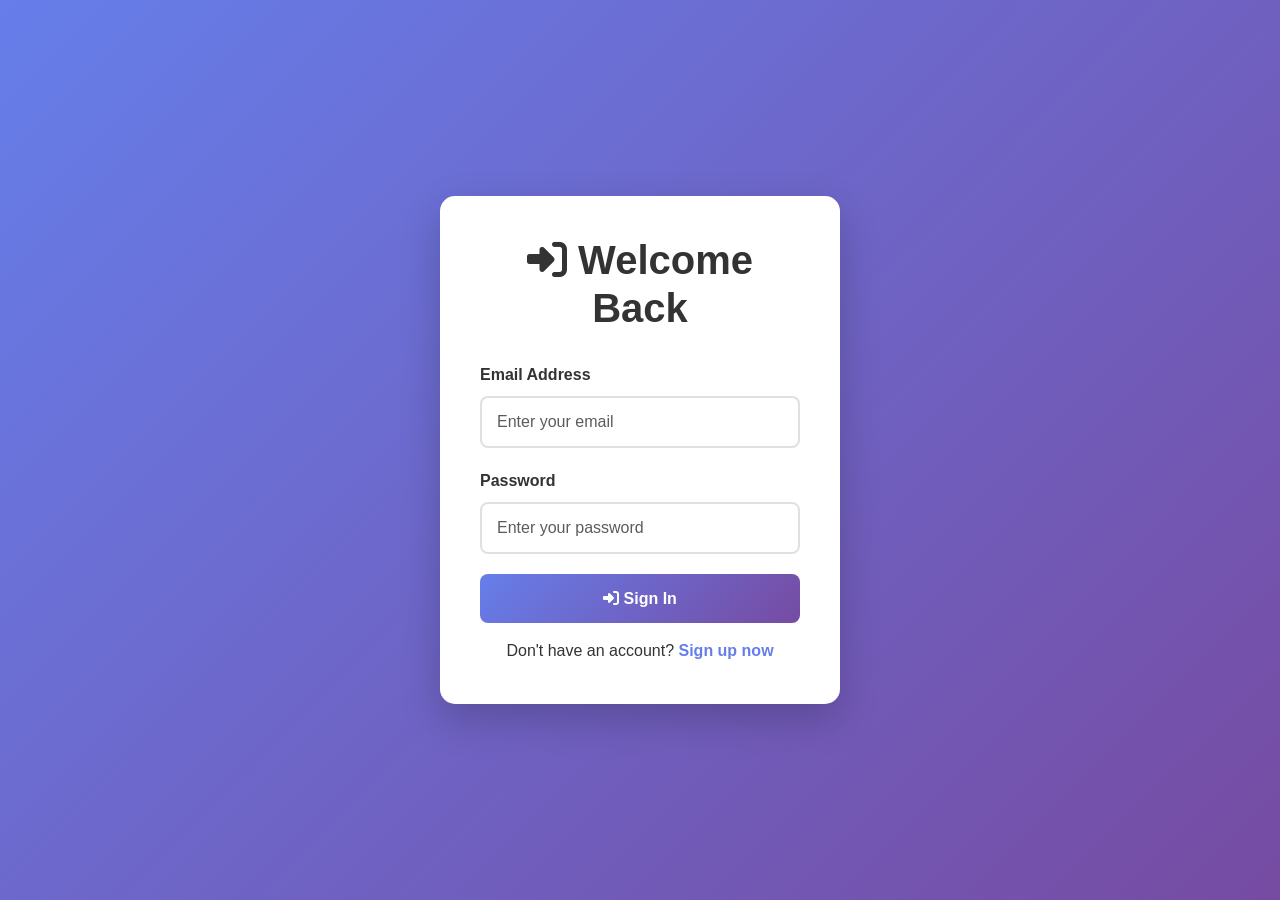
<file: frontend/login.html>
<!DOCTYPE html>
<html lang="en">
<head>
  <meta charset="UTF-8">
  <meta name="viewport" content="width=device-width, initial-scale=1.0">
  <title>Login - THE EXPERT ACADEMY</title>
  <link href="https://cdn.jsdelivr.net/npm/bootstrap@5.3.3/dist/css/bootstrap.min.css" rel="stylesheet">
  <link rel="stylesheet" href="https://cdnjs.cloudflare.com/ajax/libs/font-awesome/6.4.0/css/all.min.css">
  <link rel="stylesheet" href="assets/css/styles.css">
  <style>
    .login-container {
      min-height: 100vh;
      display: flex;
      align-items: center;
      justify-content: center;
      background: linear-gradient(135deg, #667eea 0%, #764ba2 100%);
    }
    .login-box {
      background: white;
      padding: 40px;
      border-radius: 15px;
      box-shadow: 0 15px 40px rgba(0, 0, 0, 0.2);
      width: 100%;
      max-width: 400px;
    }
    .login-box h2 {
      color: #333;
      margin-bottom: 30px;
      text-align: center;
      -webkit-text-fill-color: unset;
      background: unset;
    }
    .form-group {
      margin-bottom: 20px;
    }
    .form-control {
      padding: 12px 15px;
      border-radius: 8px;
      border: 2px solid #e0e0e0;
    }
    .form-control:focus {
      border-color: #667eea;
      box-shadow: 0 0 0 0.2rem rgba(102, 126, 234, 0.25);
    }
    .login-btn {
      width: 100%;
      padding: 12px;
      background: linear-gradient(135deg, #667eea 0%, #764ba2 100%);
      border: none;
      border-radius: 8px;
      color: white;
      font-weight: 600;
      transition: all 0.3s ease;
    }
    .login-btn:hover {
      transform: translateY(-3px);
      box-shadow: 0 8px 25px rgba(102, 126, 234, 0.6);
    }
    .login-link {
      text-align: center;
      margin-top: 15px;
    }
    .login-link a {
      color: #667eea;
      text-decoration: none;
      font-weight: 600;
    }
    .login-link a:hover {
      text-decoration: underline;
    }
    .alert {
      margin-top: 20px;
      border-radius: 8px;
    }
  </style>
</head>
<body>

<div class="login-container">
  <div class="login-box">
    <h2>
      <i class="fas fa-sign-in-alt"></i> Welcome Back
    </h2>

    <div class="form-group">
      <label for="email" class="form-label">Email Address</label>
      <input type="email" id="email" class="form-control" placeholder="Enter your email">
    </div>

    <div class="form-group">
      <label for="password" class="form-label">Password</label>
      <input type="password" id="password" class="form-control" placeholder="Enter your password">
    </div>

    <button class="login-btn" onclick="login()">
      <i class="fas fa-sign-in-alt"></i> Sign In
    </button>

    <div class="login-link">
      Don't have an account? <a href="register.html">Sign up now</a>
    </div>

    <div id="msg"></div>
  </div>
</div>

<script>
function login() {
  fetch("../backend/api/login.php", {
    method: "POST",
    headers: {
      "Content-Type": "application/json"
    },
    body: JSON.stringify({
      email: document.getElementById("email").value,
      password: document.getElementById("password").value
    })
  })
  .then(res => res.json())
  .then(data => {
    if (data.user) {
      localStorage.setItem("user", JSON.stringify(data.user));
      document.getElementById("msg").innerHTML = '<div class="alert alert-success"><i class="fas fa-check-circle"></i> Login successful! Redirecting...</div>';
      setTimeout(() => window.location.href = 'index.html', 1500);
    } else {
      document.getElementById("msg").innerHTML = '<div class="alert alert-danger"><i class="fas fa-exclamation-circle"></i> ' + data.message + '</div>';
    }
  });
}
</script>

<script src="https://cdn.jsdelivr.net/npm/bootstrap@5.3.3/dist/js/bootstrap.bundle.min.js"></script>

</body>
</html>

<script>
function login() {

  fetch("../backend/api/login.php", {
    method: "POST",
    headers: {
      "Content-Type": "application/json"
    },
    body: JSON.stringify({
      email: document.getElementById("email").value,
      password: document.getElementById("password").value
    })
  })

  .then(res => res.json())
  .then(data => {
    document.getElementById("msg").innerText = data.message;

    if (data.user) {

  localStorage.setItem("user", JSON.stringify(data.user));

  if (data.user.role === "admin") {
    window.location.href = "../admin/dashboard.html";
  } else {
    window.location.href = "../student/dashboard.html";
  }
}
  });

}
</script>

</body>
</html>
</file>
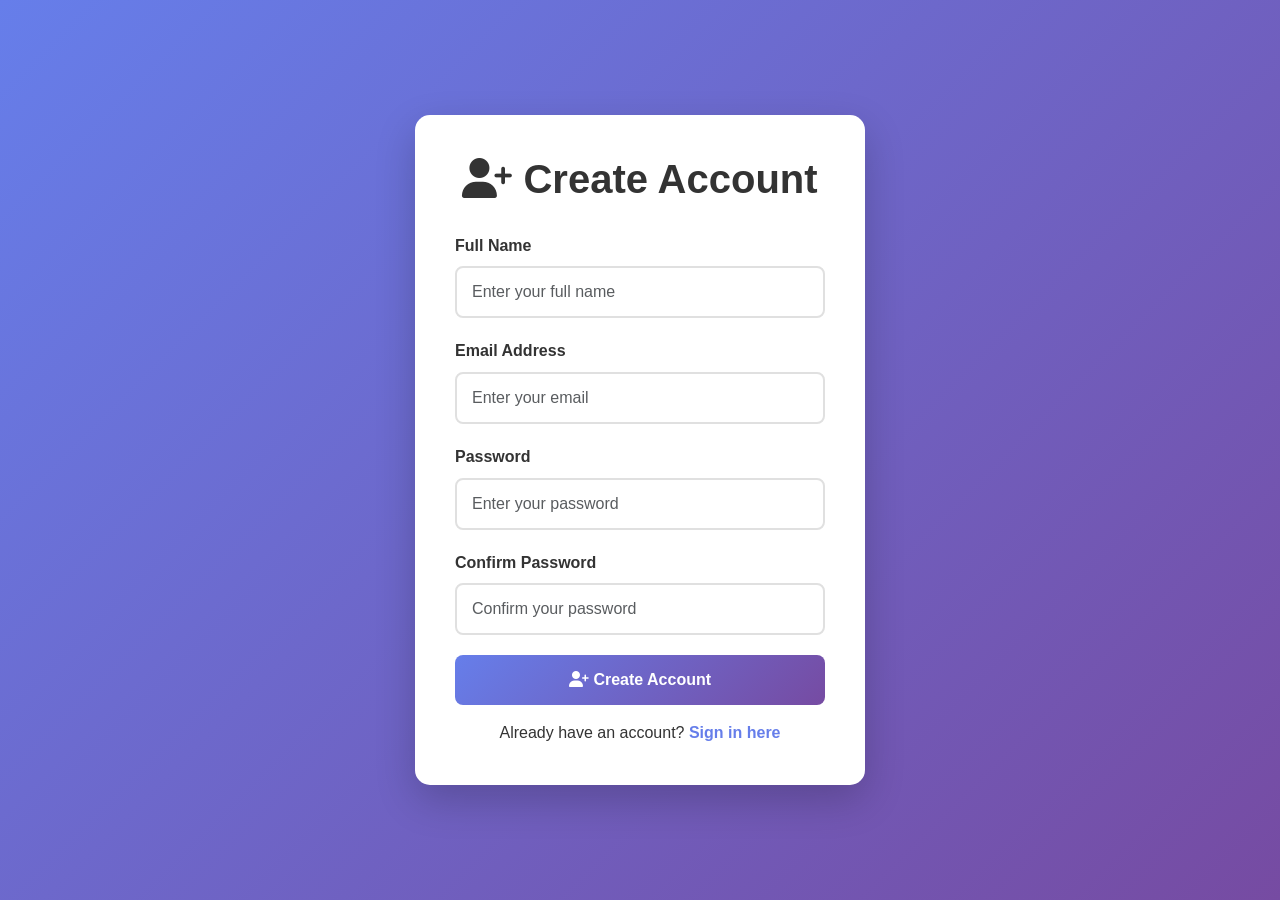
<file: frontend/register.html>
<!DOCTYPE html>
<html lang="en">
<head>
  <meta charset="UTF-8">
  <meta name="viewport" content="width=device-width, initial-scale=1.0">
  <title>Register - THE EXPERT ACADEMY</title>
  <link href="https://cdn.jsdelivr.net/npm/bootstrap@5.3.3/dist/css/bootstrap.min.css" rel="stylesheet">
  <link rel="stylesheet" href="https://cdnjs.cloudflare.com/ajax/libs/font-awesome/6.4.0/css/all.min.css">
  <link rel="stylesheet" href="assets/css/styles.css">
  <style>
    .register-container {
      min-height: 100vh;
      display: flex;
      align-items: center;
      justify-content: center;
      background: linear-gradient(135deg, #667eea 0%, #764ba2 100%);
      padding: 20px 0;
    }
    .register-box {
      background: white;
      padding: 40px;
      border-radius: 15px;
      box-shadow: 0 15px 40px rgba(0, 0, 0, 0.2);
      width: 100%;
      max-width: 450px;
    }
    .register-box h2 {
      color: #333;
      margin-bottom: 30px;
      text-align: center;
      -webkit-text-fill-color: unset;
      background: unset;
    }
    .form-group {
      margin-bottom: 20px;
    }
    .form-control {
      padding: 12px 15px;
      border-radius: 8px;
      border: 2px solid #e0e0e0;
    }
    .form-control:focus {
      border-color: #667eea;
      box-shadow: 0 0 0 0.2rem rgba(102, 126, 234, 0.25);
    }
    .register-btn {
      width: 100%;
      padding: 12px;
      background: linear-gradient(135deg, #667eea 0%, #764ba2 100%);
      border: none;
      border-radius: 8px;
      color: white;
      font-weight: 600;
      transition: all 0.3s ease;
    }
    .register-btn:hover {
      transform: translateY(-3px);
      box-shadow: 0 8px 25px rgba(102, 126, 234, 0.6);
    }
    .register-link {
      text-align: center;
      margin-top: 15px;
    }
    .register-link a {
      color: #667eea;
      text-decoration: none;
      font-weight: 600;
    }
    .register-link a:hover {
      text-decoration: underline;
    }
    .alert {
      margin-top: 20px;
      border-radius: 8px;
    }
  </style>
</head>
<body>

<div class="register-container">
  <div class="register-box">
    <h2>
      <i class="fas fa-user-plus"></i> Create Account
    </h2>

    <div class="form-group">
      <label for="name" class="form-label">Full Name</label>
      <input type="text" id="name" class="form-control" placeholder="Enter your full name">
    </div>

    <div class="form-group">
      <label for="email" class="form-label">Email Address</label>
      <input type="email" id="email" class="form-control" placeholder="Enter your email">
    </div>

    <div class="form-group">
      <label for="password" class="form-label">Password</label>
      <input type="password" id="password" class="form-control" placeholder="Enter your password">
    </div>

    <div class="form-group">
      <label for="confirm_password" class="form-label">Confirm Password</label>
      <input type="password" id="confirm_password" class="form-control" placeholder="Confirm your password">
    </div>

    <button class="register-btn" onclick="register()">
      <i class="fas fa-user-plus"></i> Create Account
    </button>

    <div class="register-link">
      Already have an account? <a href="login.html">Sign in here</a>
    </div>

    <div id="msg"></div>
  </div>
</div>

<script>
function register() {
  const name = document.getElementById("name").value;
  const email = document.getElementById("email").value;
  const password = document.getElementById("password").value;
  const confirmPassword = document.getElementById("confirm_password").value;

  if (!name || !email || !password || !confirmPassword) {
    document.getElementById("msg").innerHTML = '<div class="alert alert-warning"><i class="fas fa-exclamation-triangle"></i> Please fill in all fields</div>';
    return;
  }

  if (password !== confirmPassword) {
    document.getElementById("msg").innerHTML = '<div class="alert alert-danger"><i class="fas fa-exclamation-circle"></i> Passwords do not match</div>';
    return;
  }

  fetch("../backend/api/register.php", {
    method: "POST",
    headers: {
      "Content-Type": "application/json"
    },
    body: JSON.stringify({
      name: name,
      email: email,
      password: password
    })
  })
  .then(res => res.json())
  .then(data => {
    if (data.success) {
      document.getElementById("msg").innerHTML = '<div class="alert alert-success"><i class="fas fa-check-circle"></i> Account created! Redirecting to login...</div>';
      setTimeout(() => window.location.href = 'login.html', 1500);
    } else {
      document.getElementById("msg").innerHTML = '<div class="alert alert-danger"><i class="fas fa-exclamation-circle"></i> ' + data.message + '</div>';
    }
  });
}

// Allow Enter key to submit
document.addEventListener('keypress', function(e) {
  if (e.key === 'Enter') {
    register();
  }
});
</script>

<script src="https://cdn.jsdelivr.net/npm/bootstrap@5.3.3/dist/js/bootstrap.bundle.min.js"></script>

</body>
</html>
</file>
<file: frontend/assets/css/styles.css>
* {
  margin: 0;
  padding: 0;
  box-sizing: border-box;
}

body {
  font-family: 'Segoe UI', Tahoma, Geneva, Verdana, sans-serif;
  line-height: 1.6;
  color: #333;
  background: #f8f9fa;
}

/* Navbar */
.navbar {
  background: linear-gradient(135deg, #667eea 0%, #764ba2 100%) !important;
  box-shadow: 0 4px 15px rgba(0, 0, 0, 0.1);
  padding: 1rem 0;
}

.navbar-brand {
  font-size: 1.8rem;
  font-weight: 800;
  letter-spacing: 1px;
}

.nav-link {
  transition: all 0.3s ease;
  font-weight: 500;
}

.nav-link:hover {
  color: #ffd700 !important;
  transform: translateY(-2px);
}

/* Hero Section */
.hero {
  background: linear-gradient(135deg, #667eea 0%, #764ba2 100%);
  color: white;
  padding: 80px 0;
  text-align: center;
  position: relative;
  overflow: hidden;
}

.hero::before {
  content: '';
  position: absolute;
  top: -50%;
  right: -10%;
  width: 400px;
  height: 400px;
  background: rgba(255, 255, 255, 0.1);
  border-radius: 50%;
}

.hero h1 {
  font-size: 3.5rem;
  font-weight: 800;
  margin-bottom: 20px;
  position: relative;
  z-index: 1;
  text-shadow: 2px 2px 4px rgba(0, 0, 0, 0.2);
}

.hero p {
  font-size: 1.3rem;
  margin-bottom: 30px;
  position: relative;
  z-index: 1;
}

/* Buttons */
.btn-primary {
  background: linear-gradient(135deg, #667eea 0%, #764ba2 100%);
  border: none;
  padding: 12px 40px;
  font-weight: 600;
  border-radius: 50px;
  transition: all 0.3s ease;
  box-shadow: 0 4px 15px rgba(102, 126, 234, 0.4);
}

.btn-primary:hover {
  transform: translateY(-3px);
  box-shadow: 0 8px 25px rgba(102, 126, 234, 0.6);
  background: linear-gradient(135deg, #764ba2 0%, #667eea 100%);
  color: white;
}

.btn-lg {
  padding: 15px 50px;
  font-size: 1.1rem;
}

/* Cards */
.card {
  border: none;
  border-radius: 15px;
  overflow: hidden;
  transition: all 0.3s ease;
  box-shadow: 0 5px 20px rgba(0, 0, 0, 0.08);
  height: 100%;
}

.card:hover {
  transform: translateY(-10px);
  box-shadow: 0 15px 40px rgba(0, 0, 0, 0.15);
}

.card-body {
  padding: 25px;
}

.card h5 {
  font-weight: 700;
  color: #667eea;
  margin-bottom: 15px;
  font-size: 1.3rem;
}

.card p {
  color: #666;
  margin-bottom: 15px;
  font-size: 0.95rem;
}

.card-img-top {
  height: 200px;
  object-fit: cover;
}

/* Section Titles */
h2 {
  font-weight: 800;
  margin-bottom: 50px;
  text-align: center;
  font-size: 2.5rem;
  background: linear-gradient(135deg, #667eea 0%, #764ba2 100%);
  -webkit-background-clip: text;
  -webkit-text-fill-color: transparent;
  background-clip: text;
}

/* Forms */
.form-control, .form-control:focus {
  border-radius: 8px;
  border: 2px solid #e0e0e0;
  padding: 12px 15px;
  font-size: 1rem;
  transition: all 0.3s ease;
}

.form-control:focus {
  border-color: #667eea;
  box-shadow: 0 0 0 0.2rem rgba(102, 126, 234, 0.25);
}

label {
  font-weight: 600;
  color: #333;
  margin-bottom: 8px;
}

/* Footer */
footer {
  background: linear-gradient(135deg, #667eea 0%, #764ba2 100%);
  color: white;
  padding: 40px 0;
  text-align: center;
  margin-top: 60px;
}

footer p {
  margin: 10px 0;
}

/* Sections */
section {
  padding: 60px 0;
}

/* Responsive */
@media (max-width: 768px) {
  .hero h1 {
    font-size: 2.5rem;
  }
  
  h2 {
    font-size: 2rem;
  }
  
  .hero p {
    font-size: 1.1rem;
  }
}

/* Sidebar */
.sidebar a {
  padding: 10px;
  text-decoration: none;
  display: block;
  transition: all 0.3s ease;
  border-radius: 8px;
}

.sidebar a:hover {
  background: linear-gradient(135deg, #667eea 0%, #764ba2 100%);
  color: white;
  transform: translateX(5px);
}
</file>
